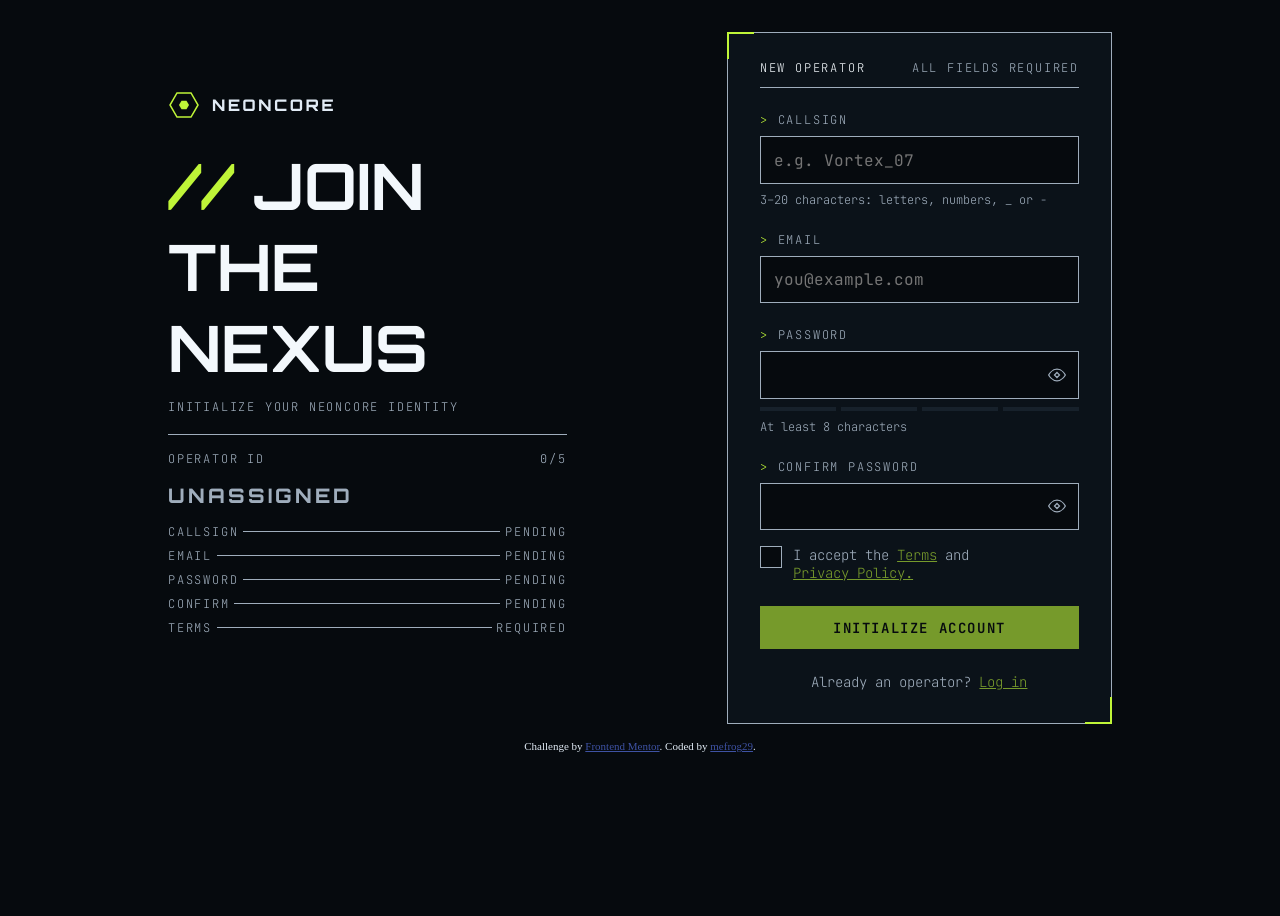
<file: frontend/html+css+js/01_gamer-sign-up-form/index.html>
<!doctype html>
<html lang="en">
  <head>
    <meta charset="UTF-8" />
    <meta name="viewport" content="width=device-width, initial-scale=1.0" />
    <!-- displays site properly based on user's device -->

    <link
      rel="icon"
      type="image/png"
      sizes="32x32"
      href="./assets/images/favicon-32x32.png"
    />
    <link rel="stylesheet" href="style.css" />
    <script src="script.js" defer></script>

    <title>Frontend Mentor | Gamer sign-up form</title>
  </head>
  <body>
    <main class="main">
      <div class="main__top">
        <div class="mobile-container">
          <img src="./assets/images/logo.svg" alt="logo" class="main__top-logo" />
          <p class="main__top-status"><span class="score-mobile">0</span>/5</p>
        </div>
         <h1 class="main__top-title"><span>// </span>JOIN THE NEXUS</h1>
      <p class="main__top-desc">INITIALIZE YOUR NEONCORE IDENTITY</p>
      <div class="separator"></div>
      <div class="main__top-operator">
        <div class="desktop-container">
          <p class="main__top-operator-id">OPERATOR ID</p>
          <p class="main__top-status"><span class="score-desktop">0</span>/5</p>
        </div>
        <p class="main__top-operator-status">UNASSIGNED</p>
      </div>
      <div class="field callsign">
        <p class="field-name">CALLSIGN</p>
        <div class="separator"></div>
        <p class="field-status">PENDING</p>
      </div>
      <div class="field email">
        <p class="field-name">EMAIL</p>
        <div class="separator"></div>
        <p class="field-status">PENDING</p>
      </div>
      <div class="field password">
        <p class="field-name">PASSWORD</p>
        <div class="separator"></div>
        <p class="field-status">PENDING</p>
      </div>
      <div class="field check-password">
        <p class="field-name">CONFIRM</p>
        <div class="separator"></div>
        <p class="field-status">PENDING</p>
      </div>
      <div class="field terms">
        <p class="field-name">TERMS</p>
        <div class="separator"></div>
        <p class="field-status">REQUIRED</p>
      </div>
      </div>
     
      <div class="main__form">
        <div class="main__form-top">
          <p class="main__form-top-operator">NEW OPERATOR</p>
          <p class="main__form-top-required">ALL REQUIRED</p>
        </div>
        <div class="separator"></div>
        <form action="" method="get" class="auth-form">
          <div class="auth-form__field">
            <label for="callsign"><span> > </span>CALLSIGN</label>
            <div class="input-container">
              <input
                type="text"
                name="callsign"
                id="callsign"
                placeholder="e.g. Vortex_07"
                minlength="3"
                maxlength="20"
                data-rule="callsign"
                required
              />
            </div>
            <p class="error-message"></p>
            <p class="auth-form__field-desc">
              3–20 characters: letters, numbers, _ or -
            </p>
          </div>
          <div class="auth-form__field">
            <label for="email"><span> > </span>EMAIL</label>
            <div class="input-container">
              <input
                type="email"
                name="email"
                id="email"
                placeholder="you@example.com"
                required
              />
            </div>
            <p class="error-message"></p>
          </div>
          <div class="auth-form__field">
            <label for="password"><span> > </span>PASSWORD</label>
            <div class="input-container">
              <input type="password" name="password" id="password" minlength="8" required/>
              <button class="show-btn"></button>
            </div>
            <div class="complexity-status-bar">
              <div class="status-bar"></div>
              <div class="status-bar"></div>
              <div class="status-bar "></div>
              <div class="status-bar"></div>
            </div>
            <p class="error-message"></p>
            <p class="auth-form__field-desc">At least 8 characters</p>
          </div>
          <div class="auth-form__field">
            <label for="check-password"><span> > </span>CONFIRM PASSWORD</label>
            <div class="input-container">
              <input type="password" name="check-password" id="check-password" required/>
              <button class="show-btn"></button>
            </div>
            <p class="error-message"></p>
          </div>
          <div>
            <div class="auth-form__checkbox">
              <input type="checkbox" name="accept" id="accept" required/>
              <span class="checkbox-container"><span class="checkbox"></span></span>
              <label for="accept">
              I accept the
              <a href="#" class="link">Terms</a> and
              <a href="#" class="link">Privacy Policy.</a>
              </label>
              <p class="error-message"></p>
            </div>
          <input type="submit" value="INITIALIZE ACCOUNT" class="submit-btn" />
        </form>
        <p class="main__bottom">
          Already an operator? <a href="#" class="link">Log in</a>
        </p>
      </div>
    </main>

  

    <footer class="attribution">
      Challenge by
      <a href="https://www.frontendmentor.io?ref=challenge">Frontend Mentor</a>.
      Coded by <a href="https://github.com/mefrog29">mefrog29</a>.
    </footer>
  </body>
</html>
</file>
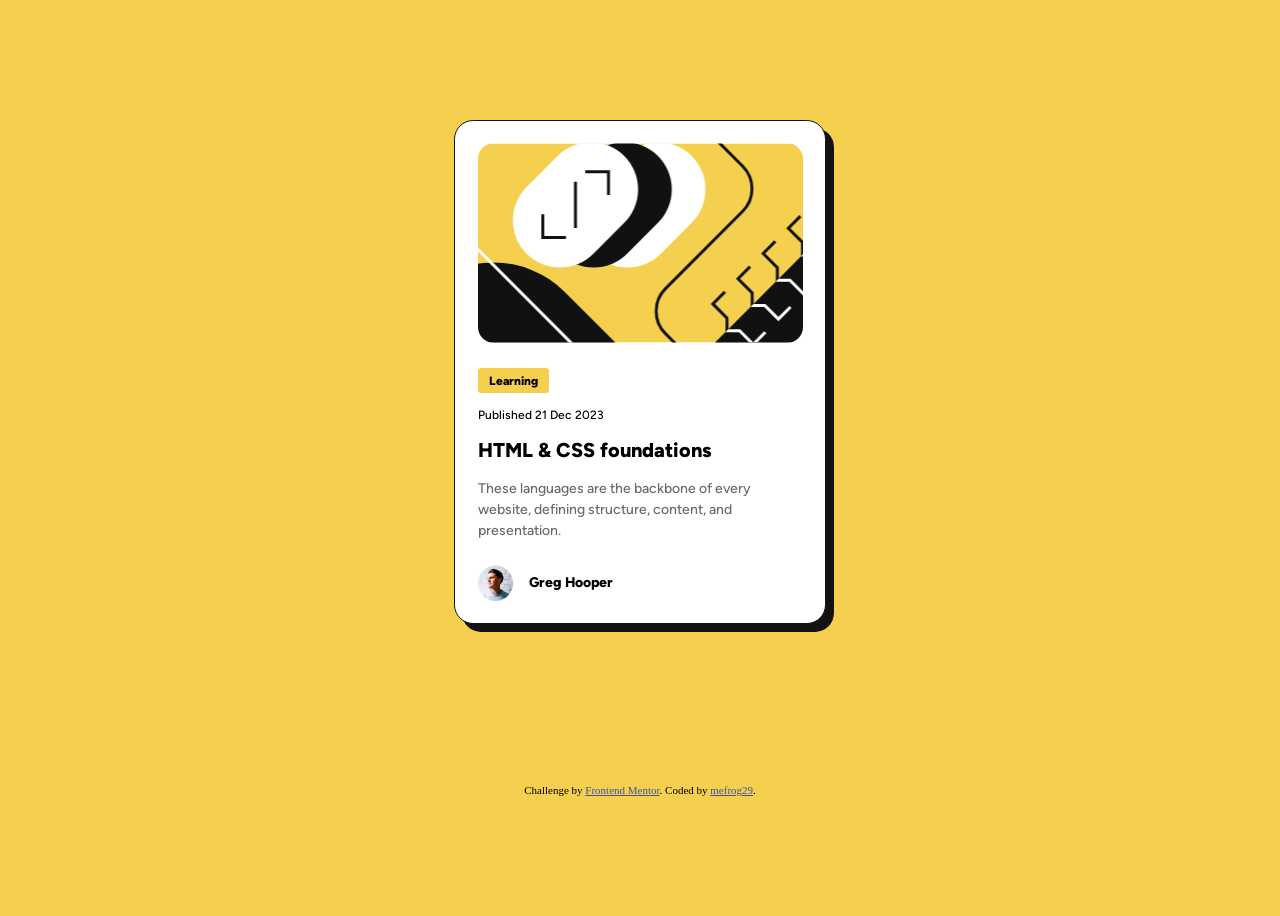
<file: frontend/html+css/02_blog-preview-card/index.html>
<!doctype html>
<html lang="en">
  <head>
    <meta charset="UTF-8" />
    <meta name="viewport" content="width=device-width, initial-scale=1.0" />
    <link rel="stylesheet" href="style.css" />

    <link
      rel="icon"
      type="image/png"
      sizes="32x32"
      href="./assets/images/favicon-32x32.png"
    />

    <title>Frontend Mentor | Blog preview card</title>
  </head>
  <body>
    <div class="card">
      <div class="card__picture"></div>
      <p class="card__type">Learning</p>
      <p class="card__publish-date">Published 21 Dec 2023</p>
      <p class="card__title">HTML & CSS foundations</p>
      <p class="card__description">
        These languages are the backbone of every website, defining structure,
        content, and presentation.
      </p>
      <div class="card__author">
        <img
          src="./assets/images/image-avatar.webp"
          alt="avatar"
          class="card__author-logo"
        />
        <p class="card__author-name">Greg Hooper</p>
      </div>
    </div>

    <footer class="attribution">
      Challenge by
      <a href="https://www.frontendmentor.io?ref=challenge">Frontend Mentor</a>.
      Coded by <a href="https://github.com/MEFrOG29">mefrog29</a>.
    </footer>
  </body>
</html>
</file>
<file: frontend/html+css+js/01_gamer-sign-up-form/style.css>
@font-face {
  font-family: "Orbitron";
  src: url("./assets/fonts/orbitron/orbitron-variable.ttf");
  font-weight: 100 900;
}

@font-face {
  font-family: "JetBrains-Mono";
  src: url("./assets/fonts/jetbrains-mono/jetbrains-mono-variable.ttf");
  font-weight: 100 900;
}

:root {
  /*neutral*/
  --neutral-950: hsl(214 37% 4%);
  --neutral-900: hsl(210 39% 7%);
  --neutral-800: hsl(211 30% 13%);
  --neutral-700: hsl(211 22% 24%);
  --neutral-600: hsl(210 18% 42%);
  --neutral-500: hsl(211 14% 50%);
  --neutral-400: hsl(211 13% 55%);
  --neutral-300: hsl(211 18% 68%);
  --neutral-100: hsl(208 49% 92%);
  --neutral-50: hsl(204 60% 97%);

  /*lime*/
  --lime-500: hsl(77 90% 59%);
  --lime-700: hsl(77 67% 39%);
  --lime-alpha-60: hsl(77 90% 59% / 0.6);
  --lime-alpha-40: hsl(77 90% 59% / 0.4);

  /*amber*/
  --amber-400: hsl(40 100% 65%);

  /*navy*/
  --navy-950: hsl(214 60% 2%);
  --navy-alpha-80: hsl(214 60% 2% / 0.8);
  --navy-alpha-60: hsl(214 60% 2% / 0.6);

  /*red*/
  --red: hsl(0, 100%, 44%);
}
h1,
p {
  margin: 0;
  padding: 0;
}

p,
label {
  color: var(--neutral-300);
  font-family: "JetBrains-Mono";
  font-size: 12px;
  font-weight: 200;
  letter-spacing: 0.15em;
}

body {
  min-height: 100dvh;
  background-color: var(--neutral-950);
  padding: 0 0.7rem;
}

span {
  color: var(--lime-500);
}

label span {
  font-size: 12px;
  font-family: "JetBrains-Mono";
}

input {
  background-color: var(--neutral-950);
  font-family: "JetBrains-Mono";
  color: var(--neutral-100);
  font-size: 16px;
  border: 0;
  min-width: 0;
}

input:focus {
  outline: none;
}

a {
  color: var(--lime-alpha-60);
}

.mobile-container {
  display: flex;
  align-items: center;
  justify-content: space-between;
}

.main__top-title {
  color: var(--neutral-50);
  font-family: "Orbitron";
  font-size: 38px;
  margin-top: 1.5rem;
}

.main__top-desc {
  margin-top: 0.7rem;
  margin-bottom: 1.2rem;
}

.separator {
  background-color: var(--neutral-300);
  width: 100%;
  height: 1px;
}

.desktop-container .main__top-status {
  display: none;
}

.main__top-operator {
  display: flex;
  justify-content: space-between;
  margin-top: 1rem;
}

.main__form {
  position: relative;
  background-color: var(--neutral-900);
  border: 1px solid var(--neutral-300);
  margin-top: 1.5rem;
  padding: 1.2rem;
}

.main__form::before {
  content: "";
  position: absolute;

  top: -1px;
  left: -1px;
  width: 25px;
  height: 25px;
  border-top: 2px solid var(--lime-500);
  border-left: 2px solid var(--lime-500);
}

.main__form::after {
  content: "";
  position: absolute;

  bottom: -1px;
  right: -1px;
  width: 25px;
  height: 25px;
  border-bottom: 2px solid var(--lime-500);
  border-right: 2px solid var(--lime-500);
}

.main__form-top {
  display: flex;
  justify-content: space-between;
  padding: 0.7rem 0;
}

.main__form-top-operator {
  color: var(--neutral-50);
}

.field {
  opacity: 0;
  height: 0;
  width: 0;
}

.auth-form__field {
  display: flex;
  flex-direction: column;
  gap: 0.5rem;
  margin-top: 1.5rem;
}

.input-container {
  background-color: var(--neutral-950);
  font-family: "JetBrains-Mono";
  font-size: 16px;
  color: var(--neutral-100);
  padding: 0.7rem;
  border: 1px solid var(--neutral-300);
  display: flex;
  align-items: center;
  justify-content: space-between;
}

.input-container.error {
  border-color: var(--red);
}

.show-btn {
  background-color: var(--neutral-950);
  width: 20px;
  height: 20px;
  background-image: url("./assets/images/icon-eye.svg");
  border: 0;
  cursor: pointer;
}

.auth-form__field-desc {
  letter-spacing: 0;
}

.auth-form__field-desc.hide {
  opacity: 0;
  height: 0;
}

.complexity-status-bar {
  display: flex;
  gap: 5px;
}

.status-bar {
  height: 4px;
  width: 25%;
  background-color: var(--neutral-800);
}

.status-bar.complete {
  background-color: var(--lime-500);
}

.auth-form__checkbox {
  margin-top: 1rem;
  display: flex;
  align-items: start;
  gap: 0.7rem;
}

.auth-form__checkbox input {
  position: absolute;
  opacity: 0;
  cursor: pointer;
  height: 0;
  width: 0;
}

.auth-form__checkbox label {
  letter-spacing: 0;
  font-size: 14px;
  width: 70%;
}

.checkbox-container {
  position: relative;
  height: 20px;
  min-width: 20px;
  background-color: var(--neutral-950);
  border: 1px solid var(--neutral-300);
  cursor: pointer;
}

.checkbox {
  position: absolute;
  width: 12px;
  height: 12px;
  top: 4px;
  left: 4px;
}

.checkbox.checked {
  background-color: var(--lime-500);
}

.submit-btn {
  width: 100%;
  background-color: var(--lime-500);
  margin-top: 1.5rem;
  letter-spacing: 0.1rem;
  font-size: 14px;
  font-weight: 600;
  padding: 0.8rem 1.5rem;
  cursor: pointer;
  color: var(--neutral-950);
}

.submit-btn.disabled {
  cursor: auto;
  background-color: var(--lime-alpha-60);
}

.main__bottom {
  letter-spacing: 0;
  margin-top: 1.5rem;
  margin-bottom: 1rem;
  font-size: 14px;
  text-align: center;
}

.error-message {
  display: none;
}

.error-message.show {
  display: block;
  color: var(--red);
}

.attribution {
  font-size: 0.6875rem;
  text-align: center;
  color: var(--neutral-100);
  margin-top: 1rem;
}
.attribution a {
  color: hsl(228, 45%, 44%);
}

.score-mobile {
  color: var(--neutral-300);
}

@media (min-width: 700px) {
  .field {
    opacity: 1;
    width: auto;
    height: auto;
    display: flex;
    align-items: center;
    gap: 0.3rem;
    margin-bottom: 0.5rem;
  }

  .main {
    display: flex;
    align-items: center;
    justify-content: center;
    gap: 10rem;
  }

  .main__top-title {
    font-size: 64px;
  }

  body {
    padding: 0 10rem;
  }

  .main__form {
    width: 60%;
    padding: 1rem 2rem;
  }

  .main__form-top-required {
    font-size: 0;
  }

  .main__form-top-required::after {
    content: "ALL FIELDS REQUIRED";
    font-size: 12px;
    letter-spacing: 0.15em;
  }

  .main__top-operator {
    display: block;
  }

  .main__top-operator-status {
    font-weight: 800;
    font-size: 20px;
    font-family: "Orbitron";
    margin: 1rem 0;
  }

  .desktop-container {
    display: flex;
    justify-content: space-between;
  }

  .mobile-container .main__top-status {
    display: none;
  }

  .desktop-container .main__top-status {
    display: block;
  }

  .score-desktop {
    color: var(--neutral-300);
  }
}
</file>
<file: frontend/html+css/02_blog-preview-card/style.css>
@font-face {
  font-family: "Figtree";
  src: url("./assets/fonts/Figtree-VariableFont_wght.ttf");
  font-weight: 100 900;
}

@font-face {
  font-family: "Figtree-Italic";
  src: url("./assets/fonts/Figtree-Italic-VariableFont_wght.ttf");
  font-weight: 100 900;
}

:root {
  --yellow: hsl(47, 88%, 63%);
  --white: hsl(0, 0%, 100%);
  --gray_500: hsl(0, 0%, 42%);
  --gray_950: hsl(0, 0%, 7%);
}

p {
  padding: 0;
  margin: 0;
}

body {
  background-color: var(--yellow);
  display: flex;
  flex-direction: column;
  height: 100dvh;
  justify-content: center;
  align-items: center;
  gap: 10rem;
}

.card {
  background-color: var(--white);
  border: 1px solid var(--gray_950);
  border-radius: 1.2rem;
  box-shadow: 8px 8px var(--gray_950);
  padding: 1.4rem;
  width: 280px;
}

.card__picture {
  margin: 0 auto;
  width: 280px;
  height: 200px;
  background-image: url("./assets/images/illustration-article.svg");
  background-size: cover;
  background-position: center;
  background-repeat: no-repeat;
  border-radius: 1rem;
  margin-bottom: 1.7rem;
}

.card__type {
  display: inline;
  font-family: "Figtree";
  font-weight: 800;
  font-size: 12px;
  padding: 0.35rem 0.7rem;
  border-radius: 0.2rem;
  background-color: var(--yellow);
}

.card__publish-date {
  font-family: "Figtree";
  font-size: 12px;
  font-weight: 500;
  margin-top: 1.2rem;
}

.card__title {
  font-family: "Figtree";
  font-weight: 800;
  font-size: 20px;
  margin-top: 1rem;
}

.card__description {
  font-family: "Figtree";
  font-size: 14px;
  font-weight: 500;
  margin-top: 1rem;
  color: var(--gray_500);
  line-height: 1.5;
}

.card__author {
  display: flex;
  align-items: center;
  gap: 1rem;
  margin-top: 1.5rem;
}

.card__author-logo {
  width: 11%;
}

.card__author-name {
  font-family: "Figtree";
  font-size: 14px;
  font-weight: 800;
}

.attribution {
  font-size: 0.6875rem;
  text-align: center;
}
.attribution a {
  color: hsl(228, 45%, 44%);
}

@media (min-width: 375px) {
  .card {
    width: 325px;
  }
  .card__picture {
    width: auto;
  }
}
</file>
